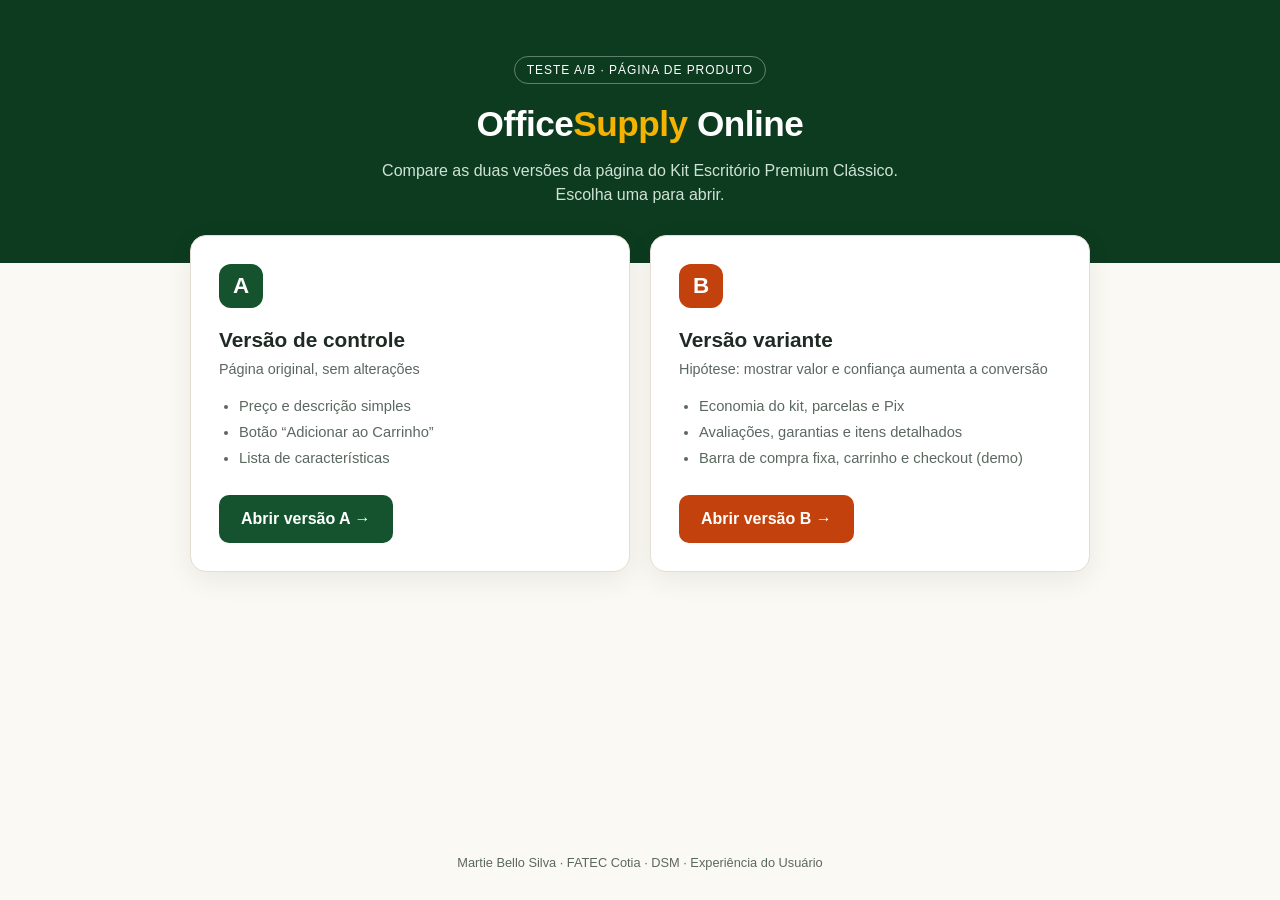
<file: index.html>
<!DOCTYPE html>
<html lang="pt-br">
<head>
    <meta charset="UTF-8">
    <meta name="viewport" content="width=device-width, initial-scale=1.0">
    <title>Teste A/B - OfficeSupply Online</title>
    <style>
        :root { --brand: #14532d; --brand-dark: #0d3b20; --accent: #c2410c; --ink: #1f2a24; --soft: #5b6860; --paper: #fbf9f4; --line: #e4dfd2; }
        * { box-sizing: border-box; }
        body { margin: 0; min-height: 100vh; display: flex; flex-direction: column; font-family: "Trebuchet MS", "Segoe UI", Tahoma, sans-serif; background: var(--paper); color: var(--ink); line-height: 1.5; }
        header { background: var(--brand-dark); color: #fff; text-align: center; padding: clamp(28px, 6vw, 56px) 20px; }
        .brand { font-size: clamp(1.5rem, 5vw, 2.2rem); font-weight: 700; letter-spacing: -.5px; }
        .brand span { color: #f5b301; }
        header p { margin: 8px auto 0; max-width: 560px; color: #cfe3d4; }
        .tag { display: inline-block; margin-bottom: 14px; padding: 4px 12px; border: 1px solid rgba(255,255,255,.35); border-radius: 999px; font-size: .75rem; letter-spacing: .08em; text-transform: uppercase; }
        main { flex: 1; width: min(900px, 92%); margin: -28px auto 40px; }
        .cards { display: grid; grid-template-columns: 1fr 1fr; gap: 20px; }
        .card { display: flex; flex-direction: column; background: #fff; border: 1px solid var(--line); border-radius: 16px; padding: 28px; text-decoration: none; color: inherit; box-shadow: 0 8px 28px rgba(0,0,0,.07); transition: transform .2s ease, box-shadow .2s ease, border-color .2s ease; }
        .card:hover, .card:focus-visible { transform: translateY(-4px); box-shadow: 0 14px 34px rgba(0,0,0,.12); border-color: var(--brand); outline: none; }
        .badge { align-self: flex-start; width: 44px; height: 44px; display: grid; place-items: center; border-radius: 12px; background: var(--brand); color: #fff; font-size: 1.4rem; font-weight: 700; }
        .card--b .badge { background: var(--accent); }
        h2 { margin: 16px 0 4px; font-size: 1.3rem; }
        .sub { margin: 0 0 14px; color: var(--soft); font-size: .9rem; }
        ul { margin: 0 0 22px; padding-left: 20px; color: var(--soft); font-size: .92rem; flex: 1; }
        li { margin-bottom: 4px; }
        .go { align-self: flex-start; padding: 12px 22px; border-radius: 10px; background: var(--brand); color: #fff; font-weight: 700; }
        .card--b .go { background: var(--accent); }
        footer { text-align: center; color: var(--soft); font-size: .8rem; padding: 0 20px 28px; }
        @media (max-width: 680px) { .cards { grid-template-columns: 1fr; } .go { align-self: stretch; text-align: center; } }
        @media (prefers-reduced-motion: reduce) { .card { transition: none; } }
    </style>
</head>
<body>
    <header>
        <span class="tag">Teste A/B &middot; Página de produto</span>
        <div class="brand">Office<span>Supply</span> Online</div>
        <p>Compare as duas versões da página do Kit Escritório Premium Clássico. Escolha uma para abrir.</p>
    </header>

    <main>
        <div class="cards">
            <a class="card" href="control/index.html">
                <span class="badge">A</span>
                <h2>Versão de controle</h2>
                <p class="sub">Página original, sem alterações</p>
                <ul>
                    <li>Preço e descrição simples</li>
                    <li>Botão “Adicionar ao Carrinho”</li>
                    <li>Lista de características</li>
                </ul>
                <span class="go">Abrir versão A &rarr;</span>
            </a>

            <a class="card card--b" href="variant-b/index.html">
                <span class="badge">B</span>
                <h2>Versão variante</h2>
                <p class="sub">Hipótese: mostrar valor e confiança aumenta a conversão</p>
                <ul>
                    <li>Economia do kit, parcelas e Pix</li>
                    <li>Avaliações, garantias e itens detalhados</li>
                    <li>Barra de compra fixa, carrinho e checkout (demo)</li>
                </ul>
                <span class="go">Abrir versão B &rarr;</span>
            </a>
        </div>
    </main>

    <footer>Martie Bello Silva &middot; FATEC Cotia &middot; DSM &middot; Experiência do Usuário</footer>
</body>
</html>
</file>
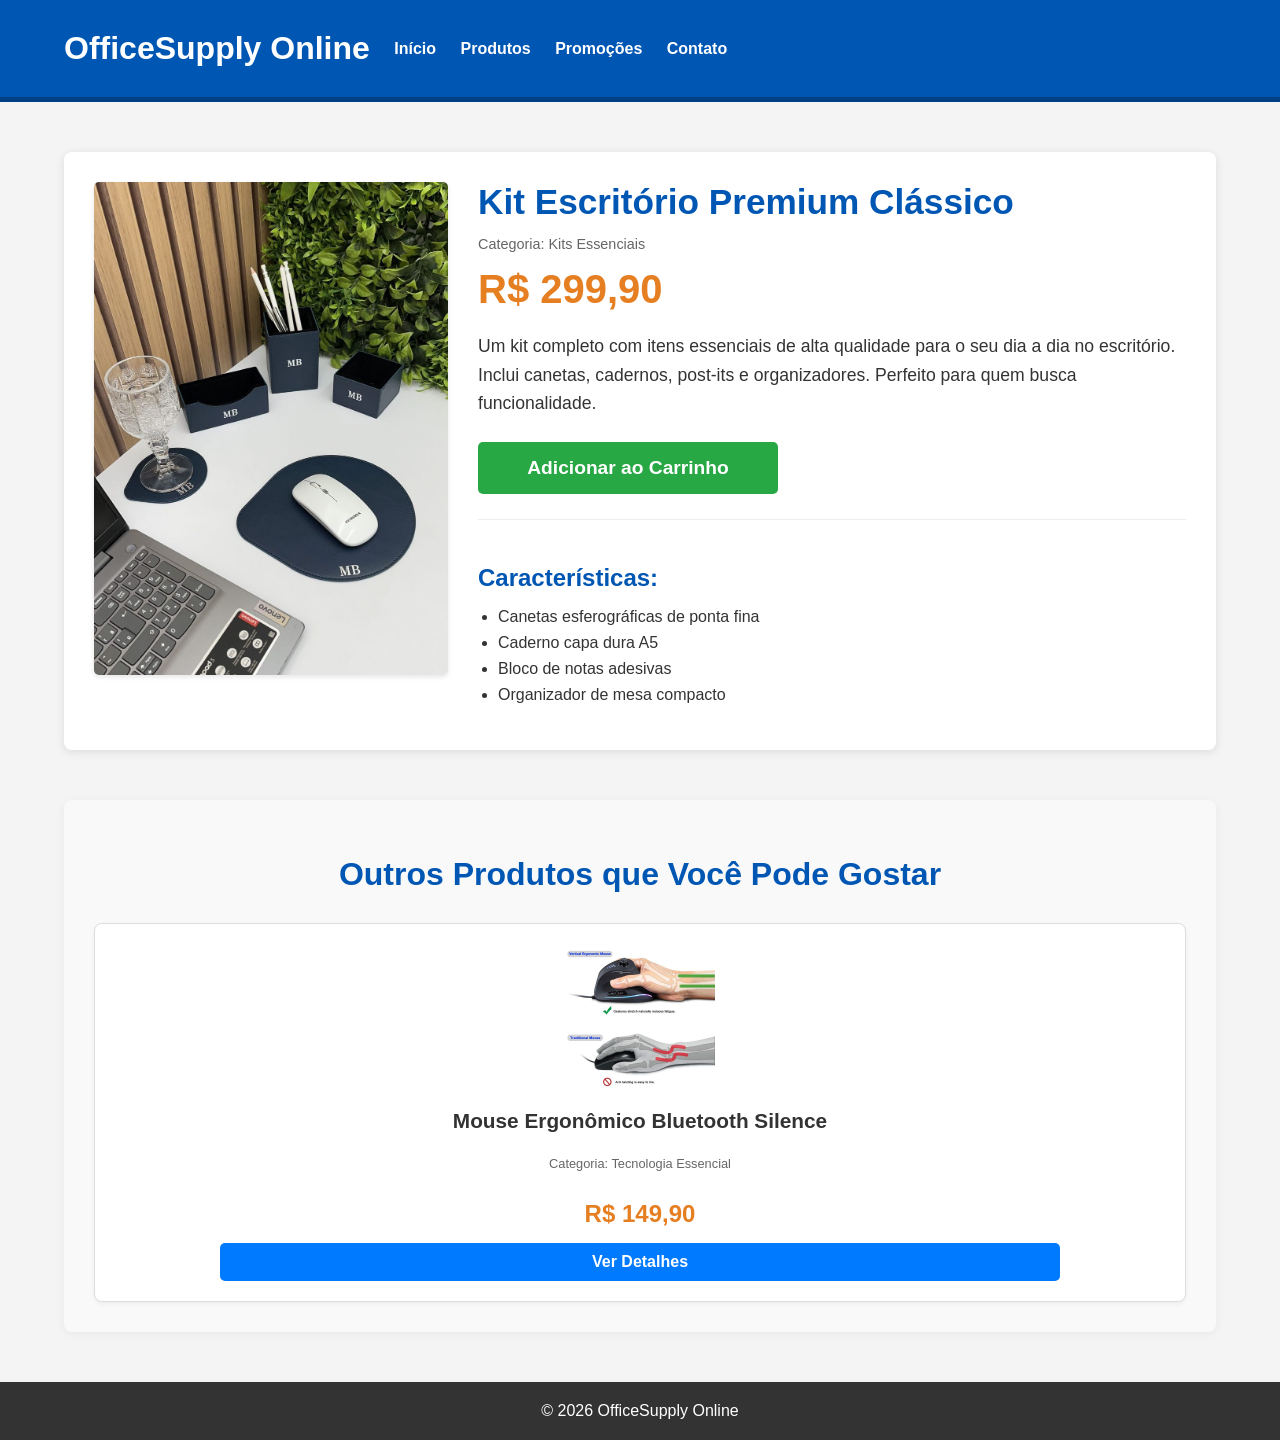
<file: control/index.html>
<!DOCTYPE html>
<html lang="pt-br">
<head>
    <meta charset="UTF-8">
    <meta name="viewport" content="width=device-width, initial-scale=1.0">
    <title>OfficeSupply Online - Kit Escritório Premium (Controle)</title>
    <link rel="stylesheet" href="style-control.css">
</head>
<body>
    <header>
        <div class="container">
            <h1>OfficeSupply Online</h1>
            <nav>
                <ul>
                    <li><a href="#">Início</a></li>
                    <li><a href="#">Produtos</a></li>
                    <li><a href="#">Promoções</a></li>
                    <li><a href="#">Contato</a></li>
                </ul>
            </nav>
        </div>
    </header>

    <main class="container">
        <section class="product-detail">
            <div class="product-image">
                <img src="img001.jpeg" alt="Kit Escritório Premium">
            </div>
            <div class="product-info">
                <h2 class="product-title">Kit Escritório Premium Clássico</h2>
                <p class="product-category">Categoria: Kits Essenciais</p>
                <div class="product-price">
                    <span class="current-price">R$ 299,90</span>
                </div>
                <p class="product-description">
                    Um kit completo com itens essenciais de alta qualidade para o seu dia a dia no escritório. Inclui canetas, cadernos, post-its e organizadores. Perfeito para quem busca funcionalidade.
                </p>
                <button class="add-to-cart-btn">Adicionar ao Carrinho</button>
                <div class="product-features">
                    <h3>Características:</h3>
                    <ul>
                        <li>Canetas esferográficas de ponta fina</li>
                        <li>Caderno capa dura A5</li>
                        <li>Bloco de notas adesivas</li>
                        <li>Organizador de mesa compacto</li>
                    </ul>
                </div>
            </div>
        </section>

        <section class="featured-products">
            <h2>Outros Produtos que Você Pode Gostar</h2>
            <div class="product-grid">
                <div class="product-card">
                    <img src="mouse.jpg" alt="Mouse Ergonômico Bluetooth">
                    <h3>Mouse Ergonômico Bluetooth Silence</h3>
                    <p class="card-category">Categoria: Tecnologia Essencial</p>
                    <p class="card-price">R$ 149,90</p>
                    <button class="add-to-cart-btn-small">Ver Detalhes</button>
                </div>
            </div>
        </section>
    </main>

    <footer>
        <p>&copy; 2026 OfficeSupply Online</p>
    </footer>
</body>
</html>
</file>
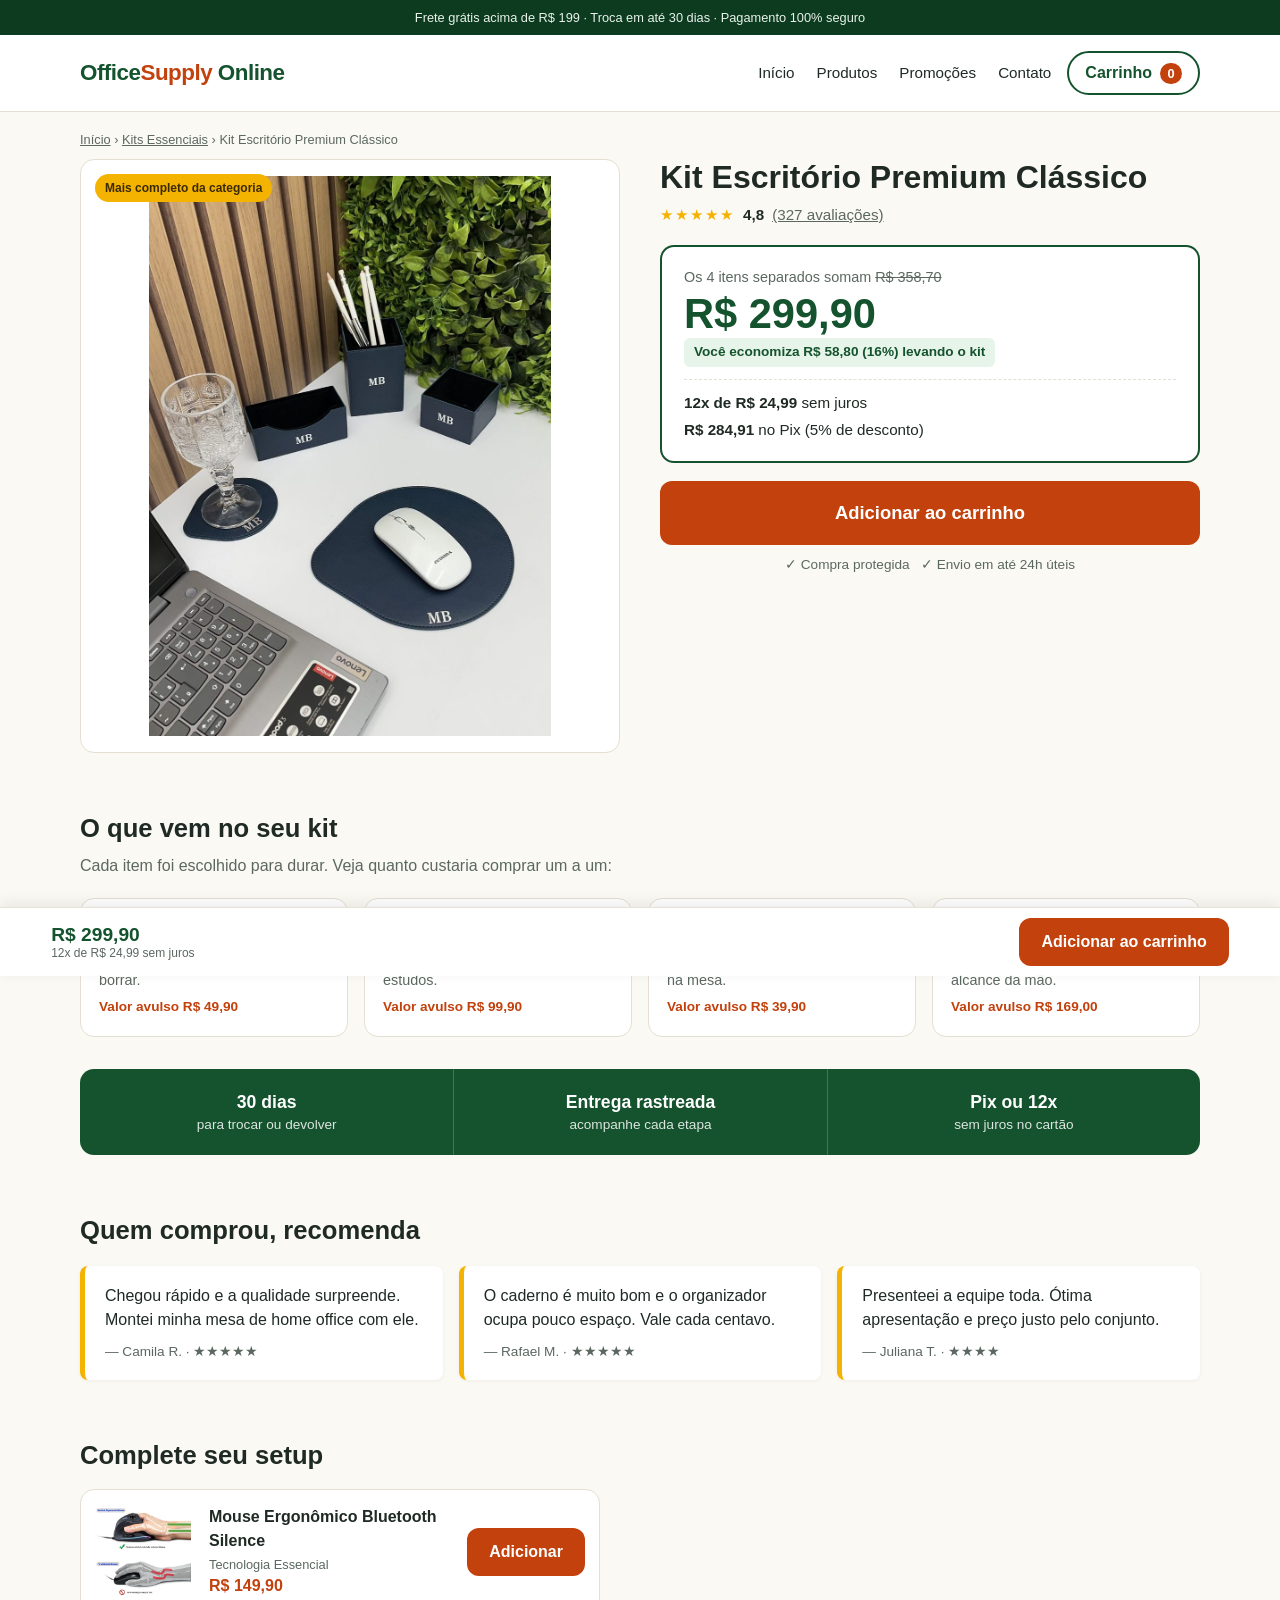
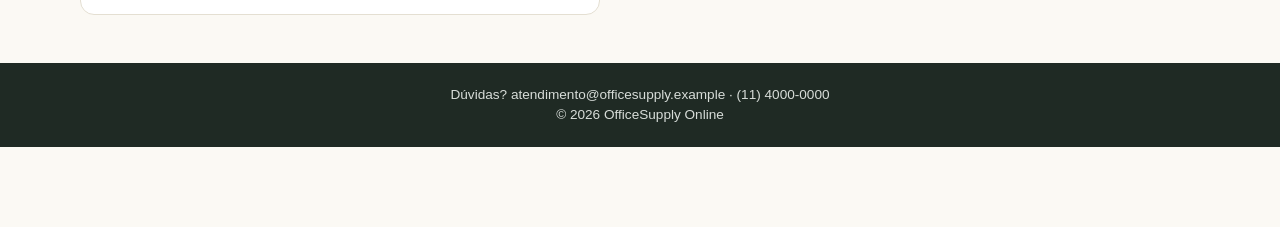
<file: variant-b/index.html>
<!DOCTYPE html>
<html lang="pt-br">
<head>
    <meta charset="UTF-8">
    <meta name="viewport" content="width=device-width, initial-scale=1.0">
    <title>OfficeSupply Online - Kit Escritório Premium (Variante B)</title>
    <link rel="stylesheet" href="style-variant-b.css">
</head>
<body>
    <div class="topbar">Frete grátis acima de R$ 199 &middot; Troca em até 30 dias &middot; Pagamento 100% seguro</div>

    <header class="site-head" id="topo">
        <div class="wrap site-head__row">
            <a class="brand" href="#inicio">Office<span>Supply</span> Online</a>
            <nav class="menu" id="menu" aria-label="Principal">
                <a href="#inicio">Início</a>
                <a href="#produtos">Produtos</a>
                <a href="#promocoes">Promoções</a>
                <a href="#contato">Contato</a>
            </nav>
            <button class="cart-btn" id="cart-open" type="button" aria-label="Abrir carrinho">Carrinho <span class="cart-btn__n" id="cart-count">0</span></button>
            <button class="burger" id="burger" type="button" aria-label="Abrir menu" aria-expanded="false" aria-controls="menu"><span></span><span></span><span></span></button>
        </div>
    </header>

    <main class="wrap">
<div class="view" id="view-kit">
        <p class="crumbs"><a href="#inicio">Início</a> &rsaquo; <a href="#produtos">Kits Essenciais</a> &rsaquo; Kit Escritório Premium Clássico</p>

        <section class="pdp">
            <figure class="pdp__media">
                <img src="img001.jpeg" alt="Kit Escritório Premium Clássico">
                <span class="pdp__tag">Mais completo da categoria</span>
            </figure>

            <div class="pdp__buy">
                <h1 class="pdp__name">Kit Escritório Premium Clássico</h1>

                <div class="rating" aria-label="Nota 4,8 de 5">
                    <span class="rating__stars">&#9733;&#9733;&#9733;&#9733;&#9733;</span>
                    <strong>4,8</strong>
                    <a href="#avaliacoes">(327 avaliações)</a>
                </div>

                <div class="price-box" id="economia">
                    <p class="price-box__ref">Os 4 itens separados somam <s>R$ 358,70</s></p>
                    <p class="price-box__now">R$ 299,90</p>
                    <p class="price-box__save">Você economiza R$ 58,80 (16%) levando o kit</p>
                    <ul class="pay">
                        <li><strong>12x de R$ 24,99</strong> sem juros</li>
                        <li><strong>R$ 284,91</strong> no Pix (5% de desconto)</li>
                    </ul>
                </div>

                <button class="cta" id="cta-main" data-add="kit" type="button">Adicionar ao carrinho</button>
                <p class="cta-note">&#10003; Compra protegida &nbsp; &#10003; Envio em até 24h úteis</p>
            </div>
        </section>

        <section class="inside" aria-labelledby="inside-title">
            <h2 id="inside-title">O que vem no seu kit</h2>
            <p class="inside__lead">Cada item foi escolhido para durar. Veja quanto custaria comprar um a um:</p>
            <div class="inside__grid">
                <article class="item">
                    <h3>Canetas esferográficas</h3>
                    <p>Ponta fina, escrita macia e sem borrar.</p>
                    <span class="item__value">Valor avulso R$ 49,90</span>
                </article>
                <article class="item">
                    <h3>Caderno capa dura A5</h3>
                    <p>Folhas firmes, ideal para reuniões e estudos.</p>
                    <span class="item__value">Valor avulso R$ 99,90</span>
                </article>
                <article class="item">
                    <h3>Bloco de notas adesivas</h3>
                    <p>Cola e descola sem deixar marcas na mesa.</p>
                    <span class="item__value">Valor avulso R$ 39,90</span>
                </article>
                <article class="item">
                    <h3>Organizador de mesa</h3>
                    <p>Compacto, mantém tudo ao alcance da mão.</p>
                    <span class="item__value">Valor avulso R$ 169,00</span>
                </article>
            </div>
        </section>

        <section class="assure" aria-label="Garantias">
            <div><strong>30 dias</strong><span>para trocar ou devolver</span></div>
            <div><strong>Entrega rastreada</strong><span>acompanhe cada etapa</span></div>
            <div><strong>Pix ou 12x</strong><span>sem juros no cartão</span></div>
        </section>

        <section class="voices" id="avaliacoes" aria-labelledby="voices-title">
            <h2 id="voices-title">Quem comprou, recomenda</h2>
            <div class="voices__grid">
                <blockquote>
                    <p>Chegou rápido e a qualidade surpreende. Montei minha mesa de home office com ele.</p>
                    <footer>&mdash; Camila R. &middot; &#9733;&#9733;&#9733;&#9733;&#9733;</footer>
                </blockquote>
                <blockquote>
                    <p>O caderno é muito bom e o organizador ocupa pouco espaço. Vale cada centavo.</p>
                    <footer>&mdash; Rafael M. &middot; &#9733;&#9733;&#9733;&#9733;&#9733;</footer>
                </blockquote>
                <blockquote>
                    <p>Presenteei a equipe toda. Ótima apresentação e preço justo pelo conjunto.</p>
                    <footer>&mdash; Juliana T. &middot; &#9733;&#9733;&#9733;&#9733;</footer>
                </blockquote>
            </div>
        </section>

        <section class="more" id="setup" aria-labelledby="more-title">
            <h2 id="more-title">Complete seu setup</h2>
            <div class="more__card">
                <img src="mouse.jpg" alt="Mouse Ergonômico Bluetooth Silence">
                <div>
                    <h3>Mouse Ergonômico Bluetooth Silence</h3>
                    <p>Tecnologia Essencial</p>
                    <strong>R$ 149,90</strong>
                </div>
            <button class="cta cta--compact" data-add="mouse" type="button">Adicionar</button></div>
        </section>
</div>

<div class="view" id="view-inicio" hidden>
    <section class="hero">
        <span class="tag">Novidade</span>
        <h1>Seu escritório, do jeito certo</h1>
        <p>Kits e acessórios selecionados, com Pix com desconto e frete grátis acima de R$ 199.</p>
        <div class="hero__act"><a class="btn" href="#kit">Conhecer o Kit Premium</a><a class="btn btn--ghost" href="#produtos">Ver todos os produtos</a></div>
    </section>
    <section class="perks"><div><strong>Frete grátis</strong><span>acima de R$ 199</span></div><div><strong>12x sem juros</strong><span>ou 5% off no Pix</span></div><div><strong>Troca em 30 dias</strong><span>sem burocracia</span></div></section>
    <h2 class="vh">Destaques</h2><div class="pgrid" data-list="inicio"></div>
</div>

<div class="view" id="view-produtos" hidden>
    <h1 class="vt">Produtos</h1><p class="vs">Tudo para montar a sua mesa de trabalho.</p>
    <div class="pgrid" data-list="produtos"></div>
</div>

<div class="view" id="view-promocoes" hidden>
    <h1 class="vt">Promoções</h1><p class="vs">Condições válidas para compras no site.</p>
    <div class="deals">
        <div><strong>16% de economia</strong><span>levando o Kit Premium em vez dos itens avulsos</span></div>
        <div><strong>5% off no Pix</strong><span>em todos os pedidos pagos via Pix</span></div>
        <div><strong>Frete grátis</strong><span>em compras a partir de R$ 199</span></div>
    </div>
    <h2 class="vh">Oferta em destaque</h2><div class="pgrid" data-list="promocoes"></div>
</div>

<div class="view" id="view-contato" hidden>
    <h1 class="vt">Contato</h1><p class="vs">Fale com a gente, respondemos em até 1 dia útil.</p>
    <div class="contact">
        <div class="contact__info"><h3>Canais</h3><p>atendimento@officesupply.example</p><p>(11) 4000-0000</p><p>Seg a sex, 9h às 18h</p></div>
        <form id="ct-form" novalidate>
            <label>Nome<input name="nome" required autocomplete="name"></label>
            <label>E-mail<input name="email" type="email" required autocomplete="email"></label>
            <label>Assunto<select name="assunto"><option>Dúvida sobre produto</option><option>Pedido e entrega</option><option>Troca ou devolução</option></select></label>
            <label>Mensagem<textarea name="msg" rows="4" required></textarea></label>
            <p class="demo">Demonstração: nenhum dado é enviado.</p>
            <button class="cta" type="submit">Enviar mensagem</button>
            <p class="ok" id="ct-ok" hidden>Mensagem enviada! Retornaremos em breve. (demonstração)</p>
        </form>
    </div>
</div>
    </main>

    <footer class="site-foot" id="rodape">
        <p>Dúvidas? atendimento@officesupply.example &middot; (11) 4000-0000</p>
        <p>&copy; 2026 OfficeSupply Online</p>
    </footer>

    <div class="sticky" id="sticky-bar" aria-hidden="true">
        <div>
            <strong>R$ 299,90</strong>
            <span>12x de R$ 24,99 sem juros</span>
        </div>
        <button class="cta cta--compact" id="cta-sticky" data-add="kit" type="button">Adicionar ao carrinho</button>
    </div>

    <div class="overlay" id="overlay" hidden></div>
    <aside class="drawer" id="drawer" aria-label="Carrinho" aria-hidden="true">
        <div class="drawer__top"><h2 id="drawer-title">Seu carrinho</h2><button class="x" id="drawer-close" type="button" aria-label="Fechar">&times;</button></div>
        <section id="v-cart">
            <div id="cart-list"></div>
            <div class="drawer__foot" id="cart-foot">
                <p id="ship-msg" class="ship"></p>
                <p class="row"><span>Subtotal</span><strong id="subtotal"></strong></p>
                <button class="cta" id="go-checkout" type="button">Finalizar compra</button>
            </div>
        </section>
        <section id="v-checkout" hidden>
            <form id="co-form" novalidate>
                <label>Nome completo<input name="nome" required autocomplete="name"></label>
                <label>E-mail<input name="email" type="email" required autocomplete="email"></label>
                <label>CEP<input name="cep" required inputmode="numeric" pattern="[0-9]{5}-?[0-9]{3}" placeholder="00000-000" autocomplete="postal-code"></label>
                <fieldset><legend>Pagamento</legend>
                    <label class="opt"><input type="radio" name="pay" value="pix" checked> Pix (5% de desconto)</label>
                    <label class="opt"><input type="radio" name="pay" value="card"> Cartão em até 12x sem juros</label>
                </fieldset>
                <p class="row"><span>Frete</span><strong id="co-ship"></strong></p>
                <p class="row total"><span>Total</span><strong id="co-total"></strong></p>
                <p class="demo">Demonstração: nenhum dado é enviado ou salvo e não há cobrança.</p>
                <button class="cta" type="submit">Confirmar pedido</button>
                <button class="link" id="back-cart" type="button">&larr; Voltar ao carrinho</button>
            </form>
        </section>
        <section id="v-done" hidden>
            <p class="done__ok">&#10003;</p><h3>Pedido confirmado!</h3>
            <p id="done-msg"></p>
            <button class="cta" id="done-close" type="button">Continuar comprando</button>
        </section>
    </aside>

    <script src="variant-b.js"></script>
</body>
</html>
</file>
<file: control/style-control.css>
/* Estilos Gerais */
body {
    font-family: Arial, sans-serif;
    margin: 0;
    padding: 0;
    background-color: #f4f4f4;
    color: #333;
}

.container {
    width: 90%;
    max-width: 1200px;
    margin: 0 auto;
    padding: 20px 0;
}

/* Header */
header {
    background-color: #0056b3; /* Azul mais escuro */
    color: white;
    padding: 10px 0;
    border-bottom: 5px solid #004085;
}

header h1 {
    margin: 0;
    padding: 0;
    display: inline-block;
    vertical-align: middle;
}

header nav {
    display: inline-block;
    vertical-align: middle;
    margin-left: 20px;
}

header nav ul {
    list-style: none;
    margin: 0;
    padding: 0;
}

header nav ul li {
    display: inline;
    margin-right: 20px;
}

header nav ul li a {
    color: white;
    text-decoration: none;
    font-weight: bold;
}

/* Main Content - Detalhes do Produto Principal */
.product-detail {
    background-color: white;
    padding: 30px;
    margin-top: 30px;
    border-radius: 8px;
    box-shadow: 0 2px 10px rgba(0,0,0,0.1);
    display: flex;
    flex-wrap: wrap; /* Permite quebrar em telas menores */
    gap: 30px;
}

.product-image {
    flex: 1; /* Ocupa o espaço disponível */
    min-width: 300px; /* Garante tamanho mínimo em telas menores */
    text-align: center;
}

.product-image img {
    max-width: 100%;
    height: auto;
    border-radius: 5px;
    box-shadow: 0 2px 5px rgba(0,0,0,0.1);
}

.product-info {
    flex: 2; /* Ocupa o dobro do espaço da imagem */
    min-width: 350px; /* Garante tamanho mínimo em telas menores */
}

.product-title {
    font-size: 2.2em;
    color: #0056b3;
    margin-top: 0;
    margin-bottom: 10px;
}

.product-category {
    font-size: 0.9em;
    color: #666;
    margin-bottom: 15px;
}

.product-price .current-price {
    font-size: 2.5em;
    color: #e67e22; /* Laranja */
    font-weight: bold;
    display: block;
    margin-bottom: 20px;
}

.product-description {
    font-size: 1.1em;
    line-height: 1.6;
    margin-bottom: 25px;
}

.add-to-cart-btn {
    background-color: #28a745; /* Verde */
    color: white;
    padding: 15px 30px;
    border: none;
    border-radius: 5px;
    font-size: 1.2em;
    font-weight: bold;
    cursor: pointer;
    transition: background-color 0.3s ease;
    width: 100%; /* Ocupa largura total */
    max-width: 300px; /* Limita o tamanho em telas grandes */
    display: block; /* Garante que fique em uma nova linha */
    margin-bottom: 25px;
}

.add-to-cart-btn:hover {
    background-color: #218838;
}

.product-features {
    margin-top: 20px;
    border-top: 1px solid #eee;
    padding-top: 20px;
}

.product-features h3 {
    font-size: 1.5em;
    color: #0056b3;
    margin-bottom: 10px;
}

.product-features ul {
    list-style-type: disc;
    margin-left: 20px;
    padding-left: 0;
}

.product-features ul li {
    margin-bottom: 8px;
    font-size: 1em;
}

/* Nova Seção: Produtos em Destaque */
.featured-products {
    margin-top: 50px;
    padding: 30px;
    background-color: #f9f9f9;
    border-radius: 8px;
    box-shadow: 0 2px 10px rgba(0,0,0,0.05);
    text-align: center; /* Centraliza o título */
}

.featured-products h2 {
    font-size: 2em;
    color: #0056b3;
    margin-bottom: 30px;
}

.product-grid {
    display: grid;
    grid-template-columns: repeat(auto-fit, minmax(250px, 1fr)); /* Responsivo: 250px por coluna, auto-ajuste */
    gap: 25px;
    justify-content: center; /* Centraliza cards se houver espaço */
}

.product-card {
    background-color: white;
    border: 1px solid #ddd;
    border-radius: 8px;
    padding: 20px;
    box-shadow: 0 2px 5px rgba(0,0,0,0.05);
    text-align: center;
    display: flex;
    flex-direction: column;
    justify-content: space-between; /* Espaça os elementos */
    align-items: center;
}

.product-card img {
    max-width: 100%;
    height: 150px; /* Altura fixa para consistência */
    object-fit: contain; /* Garante que a imagem caiba sem cortar */
    margin-bottom: 15px;
}

.product-card h3 {
    font-size: 1.3em;
    color: #333;
    margin-top: 0;
    margin-bottom: 10px;
    flex-grow: 1; /* Permite que o título ocupe espaço */
}

.card-category {
    font-size: 0.8em;
    color: #666;
    margin-bottom: 5px;
}

.card-price {
    font-size: 1.5em;
    color: #e67e22;
    font-weight: bold;
    margin-bottom: 15px;
}

.add-to-cart-btn-small {
    background-color: #007bff; /* Azul para "Ver Detalhes" */
    color: white;
    padding: 10px 20px;
    border: none;
    border-radius: 5px;
    font-size: 1em;
    font-weight: bold;
    cursor: pointer;
    transition: background-color 0.3s ease;
    width: 80%; /* Ocupa 80% da largura do card */
}

.add-to-cart-btn-small:hover {
    background-color: #0056b3;
}


/* Footer */
footer {
    background-color: #333;
    color: white;
    text-align: center;
    padding: 20px 0;
    margin-top: 30px;
}

footer p {
    margin: 0;
}

/* Responsividade Básica */
@media (max-width: 768px) {
    .product-detail {
        flex-direction: column;
        padding: 20px;
    }

    .product-info {
        min-width: unset; /* Remove min-width para telas pequenas */
    }

    .add-to-cart-btn {
        max-width: none; /* Ocupa toda a largura */
    }

    .product-grid {
        grid-template-columns: 1fr; /* Uma coluna em telas pequenas */
    }
}
</file>
<file: variant-b/style-variant-b.css>
:root {
    --ink: #1f2a24;
    --ink-soft: #5b6860;
    --paper: #fbf9f4;
    --card: #ffffff;
    --line: #e4dfd2;
    --brand: #14532d;
    --brand-dark: #0d3b20;
    --accent: #c2410c;
    --gold: #f5b301;
    --radius: 14px;
}

* { box-sizing: border-box; }

body {
    margin: 0;
    font-family: "Trebuchet MS", "Segoe UI", Tahoma, sans-serif;
    background: var(--paper);
    color: var(--ink);
    line-height: 1.5;
    padding-bottom: 80px;
}

.wrap { width: min(1120px, 92%); margin-inline: auto; }

.topbar {
    background: var(--brand-dark);
    color: #e8f3ea;
    font-size: .8rem;
    text-align: center;
    padding: 8px 12px;
}

.site-head { background: var(--card); border-bottom: 1px solid var(--line); }
.site-head__row { display: flex; align-items: center; justify-content: space-between; padding: 16px 0; gap: 16px; flex-wrap: wrap; }
.brand { font-size: 1.4rem; font-weight: 700; color: var(--brand); text-decoration: none; letter-spacing: -.5px; }
.brand span { color: var(--accent); }
.menu { display: flex; gap: 22px; }
.menu a { color: var(--ink); text-decoration: none; font-size: .95rem; }
.menu a:hover { color: var(--accent); }

.crumbs { font-size: .8rem; color: var(--ink-soft); margin: 18px 0 10px; }

/* Bloco principal */
.pdp { display: grid; grid-template-columns: 1fr 1fr; gap: 40px; align-items: start; }
.pdp__media { margin: 0; position: relative; background: var(--card); border: 1px solid var(--line); border-radius: var(--radius); padding: 16px; }
.pdp__media img { display: block; width: 100%; max-height: 560px; object-fit: contain; border-radius: 8px; }
.pdp__tag { position: absolute; top: 14px; left: 14px; background: var(--gold); color: #3a2a00; font-size: .75rem; font-weight: 700; padding: 5px 10px; border-radius: 999px; }

.pdp__name { font-size: 2rem; line-height: 1.15; margin: 0 0 8px; }
.rating { display: flex; align-items: center; gap: 8px; font-size: .95rem; margin-bottom: 18px; }
.rating__stars { color: var(--gold); letter-spacing: 2px; }
.rating a { color: var(--ink-soft); }

.price-box { background: var(--card); border: 2px solid var(--brand); border-radius: var(--radius); padding: 20px 22px; }
.price-box__ref { margin: 0; color: var(--ink-soft); font-size: .9rem; }
.price-box__now { margin: 2px 0; font-size: 2.6rem; font-weight: 700; color: var(--brand); line-height: 1.1; }
.price-box__save { margin: 0 0 12px; display: inline-block; background: #e7f4ea; color: var(--brand); font-weight: 700; font-size: .85rem; padding: 4px 10px; border-radius: 6px; }
.pay { list-style: none; margin: 0; padding: 12px 0 0; border-top: 1px dashed var(--line); display: grid; gap: 4px; font-size: .95rem; }

.cta { display: block; width: 100%; margin-top: 18px; padding: 18px 24px; border: 0; border-radius: 12px; background: var(--accent); color: #fff; font: inherit; font-size: 1.15rem; font-weight: 700; cursor: pointer; transition: transform .15s ease, background .2s ease; }
.cta:hover { background: #9a3412; transform: translateY(-1px); }
.cta:focus-visible { outline: 3px solid var(--gold); outline-offset: 2px; }
.cta-note { margin: 10px 0 0; text-align: center; font-size: .85rem; color: var(--ink-soft); }

/* O que vem no kit */
.inside, .voices, .more { margin-top: 56px; }
.inside h2, .voices h2, .more h2 { font-size: 1.6rem; margin: 0 0 6px; }
.inside__lead { margin: 0 0 20px; color: var(--ink-soft); }
.inside__grid { display: grid; grid-template-columns: repeat(4, 1fr); gap: 16px; }
.item { background: var(--card); border: 1px solid var(--line); border-radius: var(--radius); padding: 18px; display: flex; flex-direction: column; gap: 6px; }
.item h3 { margin: 0; font-size: 1.05rem; color: var(--brand); }
.item p { margin: 0; font-size: .9rem; color: var(--ink-soft); flex: 1; }
.item__value { font-size: .85rem; font-weight: 700; color: var(--accent); }

/* Garantias */
.assure { margin-top: 32px; display: grid; grid-template-columns: repeat(3, 1fr); background: var(--brand); color: #fff; border-radius: var(--radius); }
.assure div { padding: 20px; text-align: center; display: flex; flex-direction: column; }
.assure div + div { border-left: 1px solid rgba(255,255,255,.2); }
.assure strong { font-size: 1.1rem; }
.assure span { font-size: .85rem; opacity: .85; }

/* Avaliações */
.voices__grid { margin-top: 16px; display: grid; grid-template-columns: repeat(3, 1fr); gap: 16px; }
.voices blockquote { margin: 0; background: var(--card); border-left: 5px solid var(--gold); border-radius: 8px; padding: 18px 20px; box-shadow: 0 1px 4px rgba(0,0,0,.05); }
.voices blockquote p { margin: 0 0 10px; }
.voices blockquote footer { font-size: .85rem; color: var(--ink-soft); }

/* Complete seu setup */
.more__card { margin-top: 14px; display: flex; align-items: center; gap: 18px; max-width: 520px; background: var(--card); border: 1px solid var(--line); border-radius: var(--radius); padding: 14px; text-decoration: none; color: inherit; }
.more__card img { width: 96px; height: 96px; object-fit: contain; }
.more__card h3 { margin: 0 0 2px; font-size: 1rem; }
.more__card p { margin: 0; font-size: .8rem; color: var(--ink-soft); }
.more__card strong { color: var(--accent); }

.site-foot { margin-top: 48px; background: var(--ink); color: #d8ddd9; text-align: center; padding: 22px 0; font-size: .85rem; }
.site-foot p { margin: 0; }

/* Barra fixa de compra */
.sticky { position: fixed; left: 0; right: 0; bottom: 0; z-index: 20; display: flex; align-items: center; justify-content: space-between; gap: 14px; padding: 10px 4%; background: var(--card); border-top: 1px solid var(--line); box-shadow: 0 -4px 14px rgba(0,0,0,.08); transform: translateY(110%); transition: transform .25s ease; }
.sticky.is-on { transform: translateY(0); }
.sticky div { display: flex; flex-direction: column; line-height: 1.2; }
.sticky strong { font-size: 1.2rem; color: var(--brand); }
.sticky span { font-size: .75rem; color: var(--ink-soft); }
.cta--compact { width: auto; margin: 0; padding: 12px 22px; font-size: 1rem; }

.toast { position: fixed; left: 50%; bottom: 96px; z-index: 30; transform: translate(-50%, 20px); background: var(--ink); color: #fff; padding: 12px 20px; border-radius: 10px; font-size: .9rem; opacity: 0; pointer-events: none; transition: opacity .25s ease, transform .25s ease; }
.toast.is-on { opacity: 1; transform: translate(-50%, 0); }

@media (max-width: 860px) {
    .pdp { grid-template-columns: 1fr; gap: 24px; }
    .inside__grid { grid-template-columns: repeat(2, 1fr); }
    .voices__grid { grid-template-columns: 1fr; }
}

@media (max-width: 520px) {
    .pdp__name { font-size: 1.6rem; }
    .price-box__now { font-size: 2.2rem; }
    .inside__grid { grid-template-columns: 1fr; }
    .assure { grid-template-columns: 1fr; }
    .assure div + div { border-left: 0; border-top: 1px solid rgba(255,255,255,.2); }
}

/* Header, carrinho e checkout */
.site-head { position: sticky; top: 0; z-index: 25; }
.site-head__row { flex-wrap: nowrap; }
.site-head .menu { margin-left: auto; }
.cart-btn { display: flex; align-items: center; gap: 8px; min-height: 44px; padding: 0 16px; border: 2px solid var(--brand); border-radius: 999px; background: #fff; color: var(--brand); font: inherit; font-weight: 700; cursor: pointer; }
.cart-btn__n { min-width: 22px; padding: 1px 6px; border-radius: 999px; background: var(--accent); color: #fff; font-size: .8rem; text-align: center; }
.burger { display: none; width: 44px; height: 44px; border: 0; background: transparent; cursor: pointer; flex-direction: column; justify-content: center; gap: 5px; padding: 10px; }
.burger span { height: 3px; background: var(--ink); border-radius: 2px; }
.overlay { position: fixed; inset: 0; background: rgba(0,0,0,.45); z-index: 40; }
.drawer { position: fixed; top: 0; right: 0; bottom: 0; z-index: 50; width: min(420px, 100%); background: var(--card); padding: 18px 20px; overflow-y: auto; transform: translateX(105%); transition: transform .25s ease; display: flex; flex-direction: column; gap: 12px; }
.drawer.is-open { transform: none; }
.drawer__top { display: flex; justify-content: space-between; align-items: center; }
.drawer h2, .drawer h3 { margin: 0; }
.x { width: 44px; height: 44px; border: 0; background: transparent; font-size: 2rem; cursor: pointer; }
.drawer section[hidden] { display: none; }
.line { display: grid; grid-template-columns: 1fr auto; gap: 4px 12px; padding: 12px 0; border-bottom: 1px solid var(--line); }
.line__ctl { display: flex; align-items: center; gap: 6px; }
.line__ctl button { width: 36px; height: 36px; border: 1px solid var(--line); border-radius: 8px; background: #fff; font-size: 1.1rem; cursor: pointer; }
.line__ctl .rm { width: auto; padding: 0 10px; font-size: .8rem; color: var(--accent); }
.empty { color: var(--ink-soft); padding: 20px 0; }
.row { display: flex; justify-content: space-between; margin: 8px 0; }
.row.total { font-size: 1.2rem; }
.ship { margin: 0; padding: 8px 10px; border-radius: 8px; background: #e7f4ea; color: var(--brand); font-size: .85rem; }
#co-form { display: grid; gap: 12px; }
#co-form label { display: grid; gap: 4px; font-size: .9rem; font-weight: 700; }
#co-form input:not([type=radio]) { min-height: 44px; padding: 0 12px; border: 1px solid var(--line); border-radius: 8px; font: inherit; }
#co-form input:invalid.touched { border-color: var(--accent); }
#co-form fieldset { border: 1px solid var(--line); border-radius: 8px; }
#co-form .opt { font-weight: 400; display: flex; gap: 8px; align-items: center; min-height: 36px; }
.demo { font-size: .75rem; color: var(--ink-soft); margin: 0; }
.link { border: 0; background: none; color: var(--brand); font: inherit; cursor: pointer; min-height: 44px; }
.done__ok { width: 64px; height: 64px; margin: 20px auto 8px; border-radius: 50%; background: var(--brand); color: #fff; font-size: 2rem; display: grid; place-items: center; }
#v-done { text-align: center; }

/* Responsividade */
.pdp__name { font-size: clamp(1.5rem, 4vw, 2rem); }
.price-box__now { font-size: clamp(2rem, 6vw, 2.6rem); }
.more__card .cta { flex-shrink: 0; }
.sticky { padding-bottom: calc(10px + env(safe-area-inset-bottom, 0px)); }
img { max-width: 100%; }
@media (max-width: 1024px) { .inside__grid { grid-template-columns: repeat(2, 1fr); } }
@media (max-width: 720px) {
    .site-head__row { gap: 8px; }
    .brand { font-size: 1.15rem; margin-right: auto; }
    .burger { display: flex; }
    .site-head .menu { display: none; position: absolute; left: 0; right: 0; top: 100%; flex-direction: column; gap: 0; background: #fff; border-bottom: 1px solid var(--line); box-shadow: 0 8px 14px rgba(0,0,0,.08); }
    .site-head .menu.is-open { display: flex; }
    .site-head .menu a { padding: 14px 4%; min-height: 44px; border-top: 1px solid var(--line); }
    .cart-btn { padding: 0 12px; }
    .more__card { flex-wrap: wrap; }
    .more__card .cta { width: 100%; }
    .pdp__media img { max-height: 380px; }
}
@media (max-width: 380px) { .sticky span { display: none; } .cta--compact { padding: 12px 14px; } }
@media (prefers-reduced-motion: reduce) { * { transition: none !important; } }

/* Telas: início, produtos, promoções, contato */
.view[hidden] { display: none; }
.crumbs a { color: inherit; }
.menu a[aria-current="page"] { color: var(--accent); font-weight: 700; }
.vt { margin: 24px 0 4px; font-size: clamp(1.6rem, 4vw, 2.1rem); }
.vs { margin: 0 0 20px; color: var(--ink-soft); }
.vh { margin: 32px 0 14px; font-size: 1.4rem; }
.btn { display: inline-block; padding: 13px 22px; border-radius: 12px; border: 2px solid var(--accent); background: var(--accent); color: #fff; font: inherit; font-weight: 700; text-align: center; text-decoration: none; cursor: pointer; }
.btn:hover { background: #9a3412; border-color: #9a3412; }
.btn--ghost { background: transparent; color: var(--accent); }
.btn--ghost:hover { color: #fff; }
.hero { margin-top: 20px; padding: clamp(28px, 6vw, 64px); border-radius: var(--radius); background: linear-gradient(135deg, var(--brand), var(--brand-dark)); color: #fff; }
.hero h1 { margin: 10px 0; font-size: clamp(1.8rem, 5vw, 3rem); line-height: 1.1; max-width: 640px; }
.hero p { max-width: 520px; color: #d6e8da; }
.tag { display: inline-block; padding: 4px 12px; border-radius: 999px; background: var(--gold); color: #3a2a00; font-size: .75rem; font-weight: 700; }
.hero__act { display: flex; flex-wrap: wrap; gap: 12px; margin-top: 18px; }
.hero .btn--ghost { color: #fff; border-color: #fff; }
.perks, .deals { display: grid; grid-template-columns: repeat(3, 1fr); gap: 14px; margin-top: 16px; }
.perks div, .deals div { display: flex; flex-direction: column; padding: 16px 18px; background: var(--card); border: 1px solid var(--line); border-radius: var(--radius); }
.perks span, .deals span { color: var(--ink-soft); font-size: .88rem; }
.deals div { border-left: 5px solid var(--accent); }
.deals strong { color: var(--accent); font-size: 1.2rem; }
.pgrid { display: grid; grid-template-columns: repeat(auto-fill, minmax(230px, 1fr)); gap: 16px; }
.pcard { display: flex; flex-direction: column; gap: 4px; padding: 16px; background: var(--card); border: 1px solid var(--line); border-radius: var(--radius); }
.pcard__img { height: 160px; display: grid; place-items: center; margin-bottom: 8px; background: #f1ede3; border-radius: 10px; font-size: 3rem; overflow: hidden; }
.pcard__img img { width: 100%; height: 100%; object-fit: contain; background: #fff; }
.pcard h3 { margin: 0; font-size: 1rem; flex: 1; }
.pcard__cat { margin: 0; font-size: .8rem; color: var(--ink-soft); }
.pcard strong { color: var(--accent); font-size: 1.3rem; }
.pcard__act { display: flex; gap: 8px; margin-top: 8px; }
.pcard__act .btn { flex: 1; padding: 10px 8px; font-size: .9rem; }
.contact { display: grid; grid-template-columns: 1fr 1.4fr; gap: 24px; align-items: start; }
.contact__info { padding: 20px; background: var(--card); border: 1px solid var(--line); border-radius: var(--radius); }
.contact__info h3 { margin: 0 0 8px; }
.contact__info p { margin: 4px 0; color: var(--ink-soft); }
#ct-form { display: grid; gap: 12px; padding: 20px; background: var(--card); border: 1px solid var(--line); border-radius: var(--radius); }
#ct-form label { display: grid; gap: 4px; font-size: .9rem; font-weight: 700; }
#ct-form input, #ct-form select, #ct-form textarea { min-height: 44px; padding: 10px 12px; border: 1px solid var(--line); border-radius: 8px; font: inherit; }
#ct-form .cta { margin-top: 0; }
.ok { margin: 0; padding: 10px; border-radius: 8px; background: #e7f4ea; color: var(--brand); font-weight: 700; }
@media (max-width: 720px) { .perks, .deals, .contact { grid-template-columns: 1fr; } .pgrid { grid-template-columns: repeat(auto-fill, minmax(160px, 1fr)); } .hero__act .btn { flex: 1; } }
</file>
